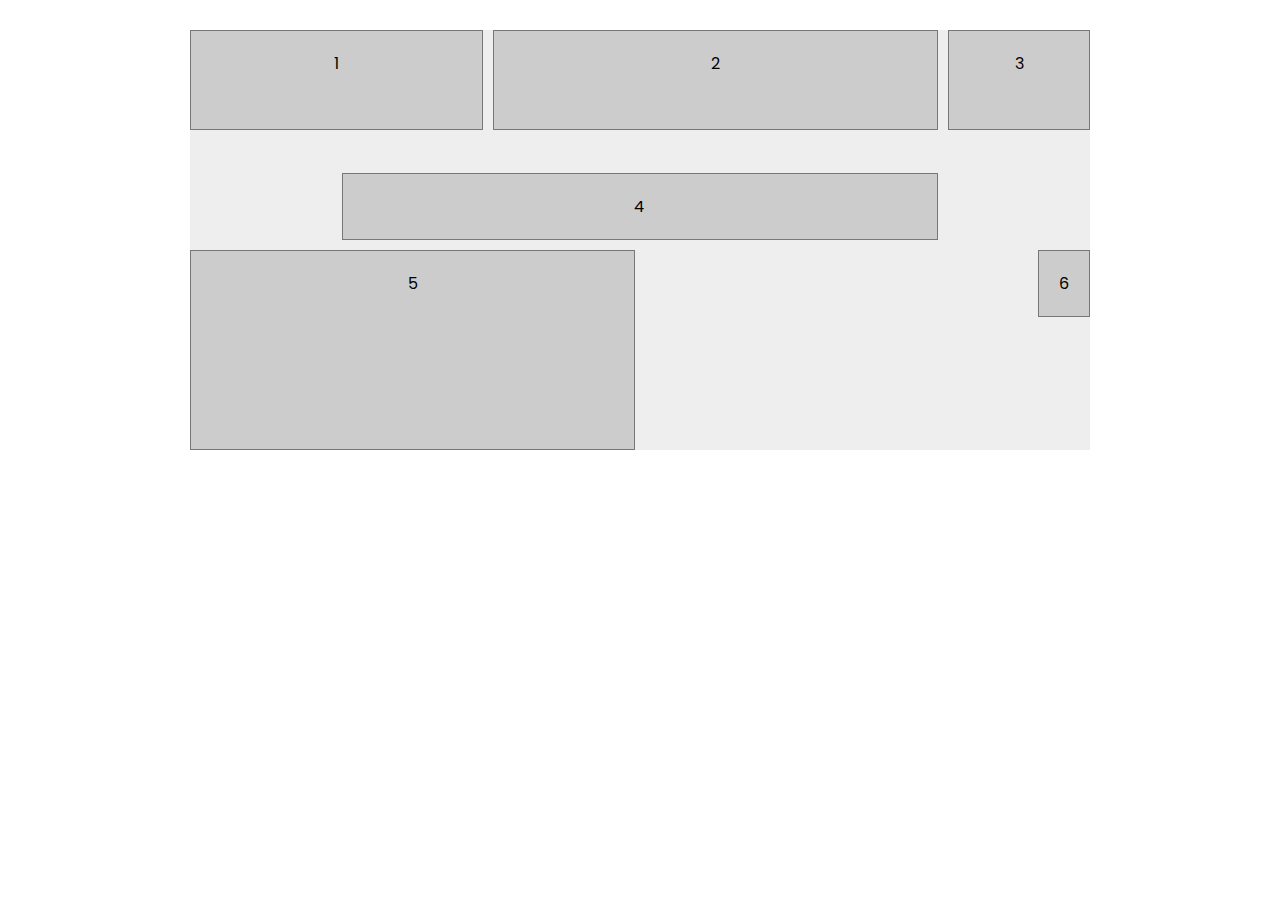
<file: 1 - basics/index.html>
<html lang="en">
<head>
  <meta charset="UTF-8">
  <meta http-equiv="X-UA-Compatible" content="IE=edge">
  <meta name="viewport" content="width=device-width, initial-scale=1.0">
  <title>Basics</title>
  <link rel="stylesheet" href="styles.css">
</head>
<body>
  <div class="grid-container">
    <div>1</div>
    <div>2</div>
    <div>3</div>
    <div>4</div>
    <div>5</div>
    <div>6</div>
  </div>
</body>
</html>
</file>
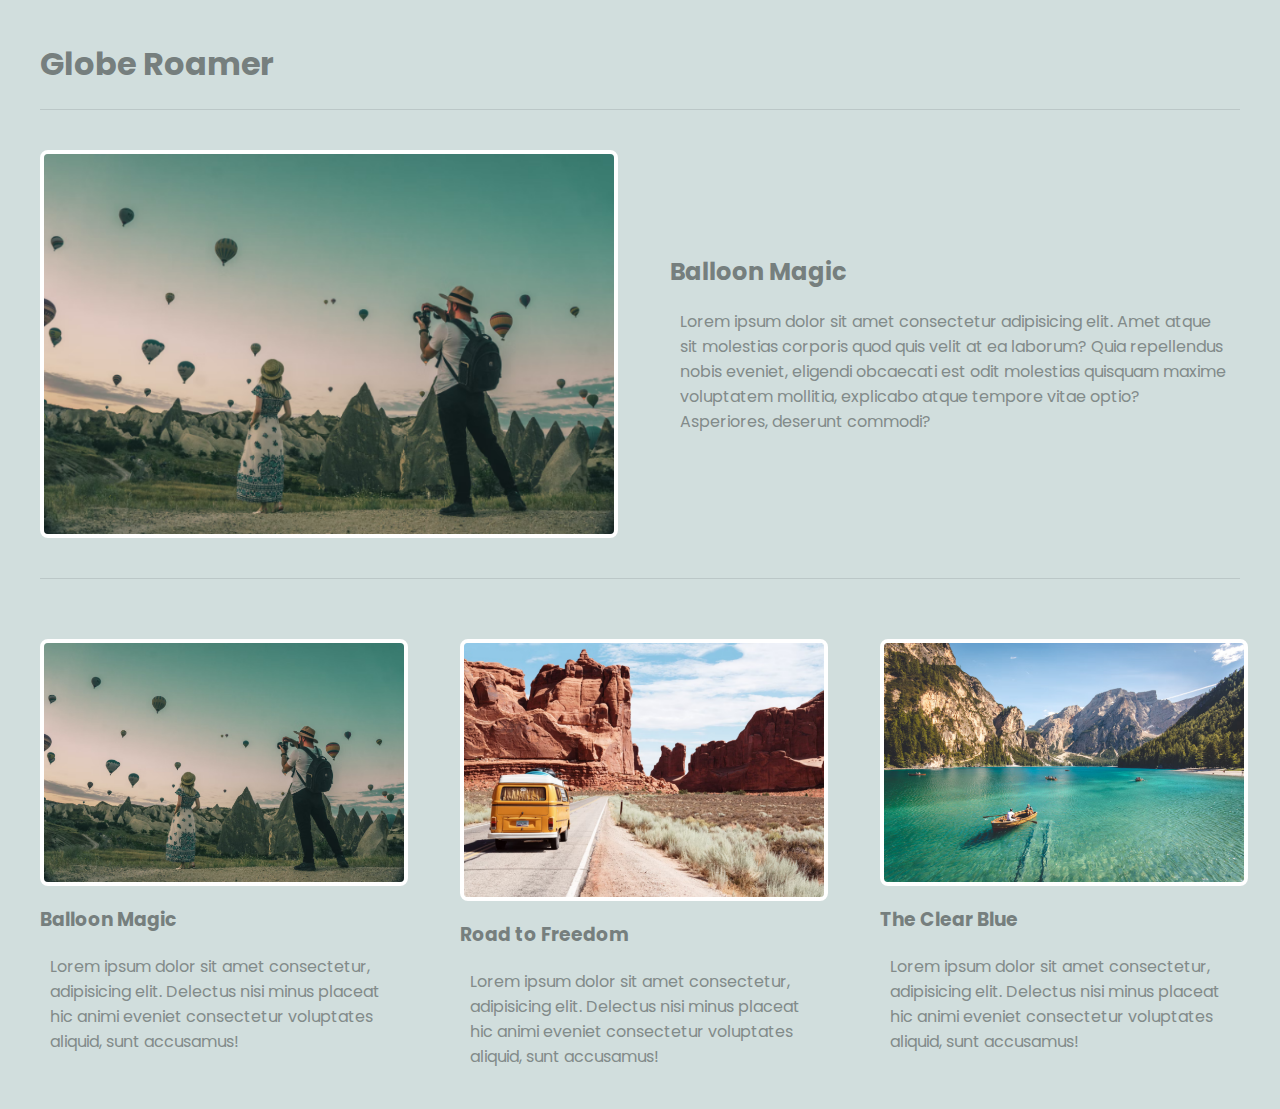
<file: 2 - multi-column/index.html>
<html lang="en">
<head>
  <meta charset="UTF-8">
  <meta http-equiv="X-UA-Compatible" content="IE=edge">
  <meta name="viewport" content="width=device-width, initial-scale=1.0">
  <link rel="stylesheet" href="styles.css">
  <title>Multi-Column Blog Layout</title>
</head>
<body>
  <header>
    <h1>Globe Roamer</h1>
  </header>
  <main class="grid-container">
    <article class="featured">
      <img src="img/1.png" alt="featured img">
      <div>
        <h2>Balloon Magic</h2>
        <p>Lorem ipsum dolor sit amet consectetur adipisicing elit. Amet atque sit molestias corporis quod quis velit at ea laborum? Quia repellendus nobis eveniet, eligendi obcaecati est odit molestias quisquam maxime voluptatem mollitia, explicabo atque tempore vitae optio? Asperiores, deserunt commodi?</p>
      </div>
    </article>
    <article>
      <img src="img/1.png" alt="article img">
      <div>
        <h3>Balloon Magic</h3>
        <p>Lorem ipsum dolor sit amet consectetur, adipisicing elit. Delectus nisi minus placeat hic animi eveniet consectetur voluptates aliquid, sunt accusamus!</p>
      </div>
    </article>
    <article>
      <img src="img/2.png" alt="article img">
      <div>
        <h3>Road to Freedom</h3>
        <p>Lorem ipsum dolor sit amet consectetur, adipisicing elit. Delectus nisi minus placeat hic animi eveniet consectetur voluptates aliquid, sunt accusamus!</p>
      </div>
    </article>
    <article>
      <img src="img/3.png" alt="article img">
      <div>
        <h3>The Clear Blue</h3>
        <p>Lorem ipsum dolor sit amet consectetur, adipisicing elit. Delectus nisi minus placeat hic animi eveniet consectetur voluptates aliquid, sunt accusamus!</p>
      </div>
    </article>
  </main>
</body>
</html>
</file>
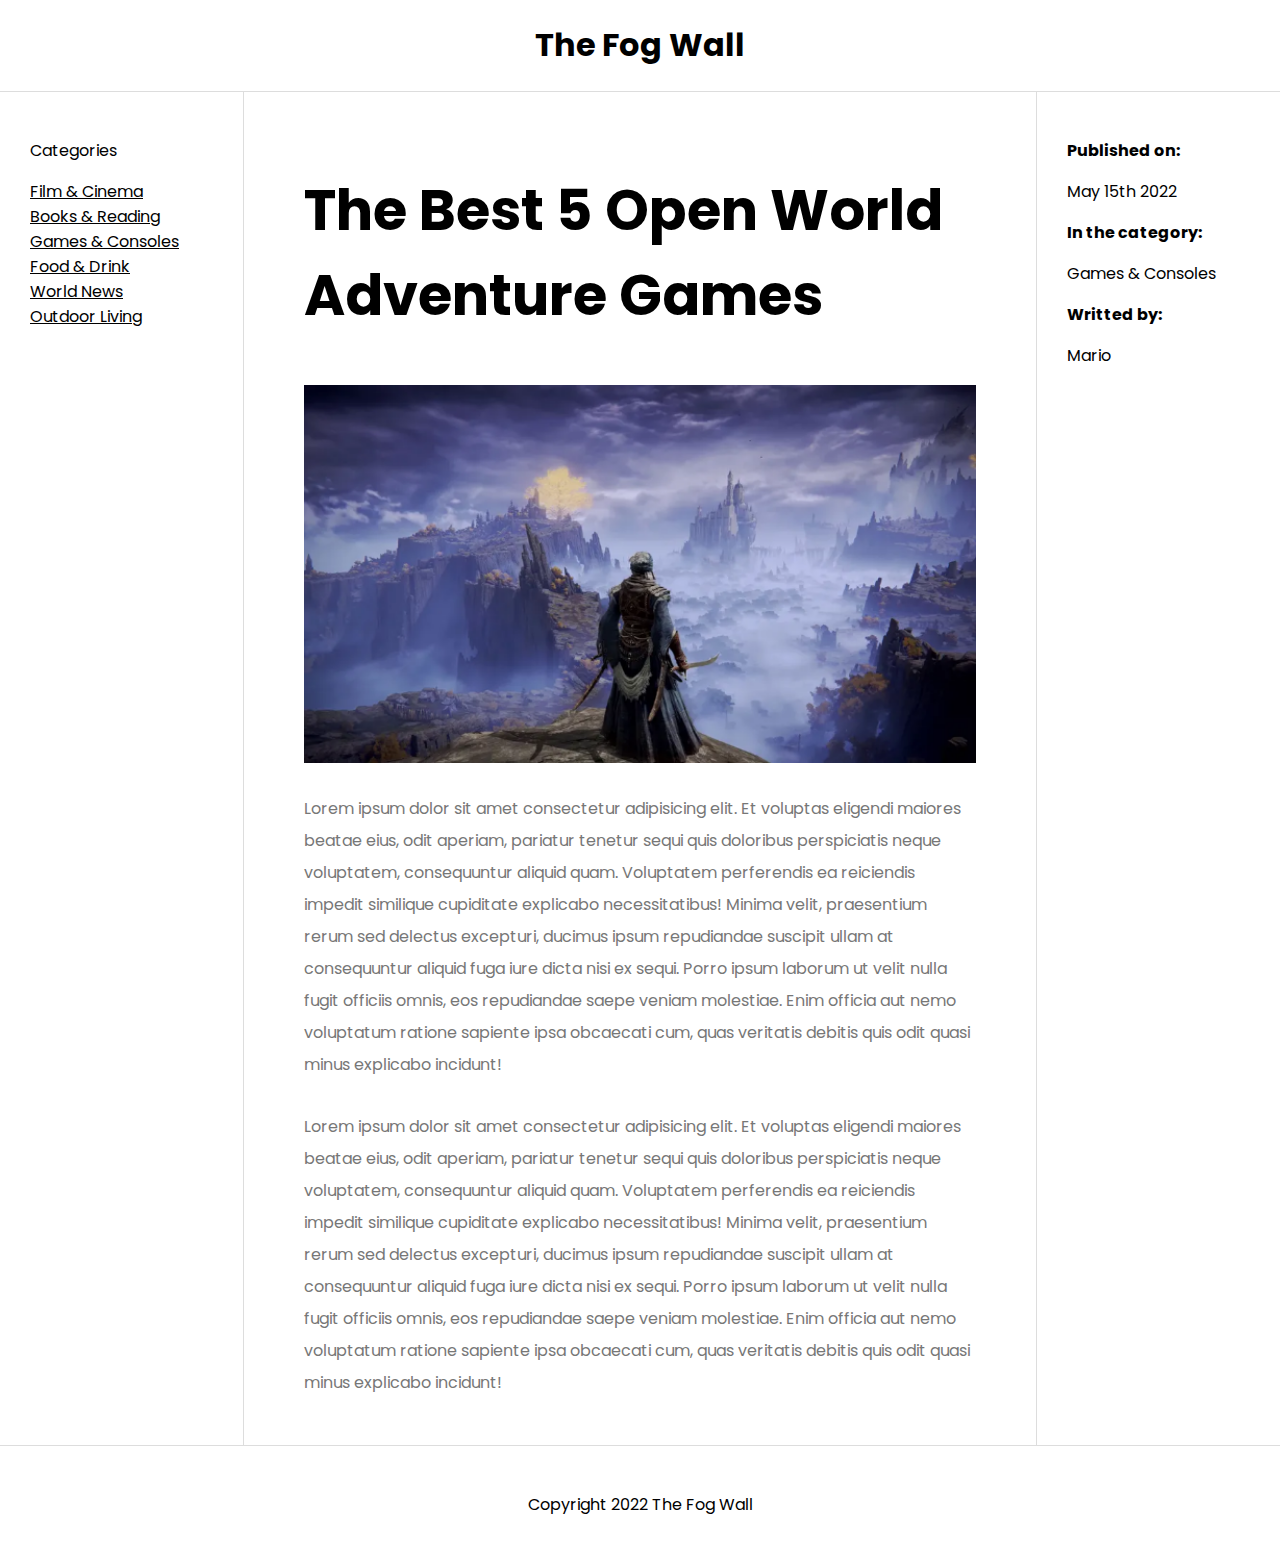
<file: 3 - holy-grail/index.html>
<html lang="en">
<head>
  <meta charset="UTF-8">
  <meta http-equiv="X-UA-Compatible" content="IE=edge">
  <meta name="viewport" content="width=device-width, initial-scale=1.0">
  <link rel="stylesheet" href="styles.css">
  <title>Holy Grail Layout</title>
</head>
<body>
  <div class="grid-container">
    <header>
      <h1>The Fog Wall</h1>
    </header>
    <nav>
      <p>Categories</p>
      <li>Film & Cinema</li>
      <li>Books & Reading</li>
      <li>Games & Consoles</li>
      <li>Food & Drink</li>
      <li>World News</li>
      <li>Outdoor Living</li>
    </nav>
    <article>
      <h2>The Best 5 Open World Adventure Games</h2>
      <img src="img/banner.png" alt="article banner">
      <p>Lorem ipsum dolor sit amet consectetur adipisicing elit. Et voluptas eligendi maiores beatae eius, odit aperiam, pariatur tenetur sequi quis doloribus perspiciatis neque voluptatem, consequuntur aliquid quam. Voluptatem perferendis ea reiciendis impedit similique cupiditate explicabo necessitatibus! Minima velit, praesentium rerum sed delectus excepturi, ducimus ipsum repudiandae suscipit ullam at consequuntur aliquid fuga iure dicta nisi ex sequi. Porro ipsum laborum ut velit nulla fugit officiis omnis, eos repudiandae saepe veniam molestiae. Enim officia aut nemo voluptatum ratione sapiente ipsa obcaecati cum, quas veritatis debitis quis odit quasi minus explicabo incidunt!</p>
      <p>Lorem ipsum dolor sit amet consectetur adipisicing elit. Et voluptas eligendi maiores beatae eius, odit aperiam, pariatur tenetur sequi quis doloribus perspiciatis neque voluptatem, consequuntur aliquid quam. Voluptatem perferendis ea reiciendis impedit similique cupiditate explicabo necessitatibus! Minima velit, praesentium rerum sed delectus excepturi, ducimus ipsum repudiandae suscipit ullam at consequuntur aliquid fuga iure dicta nisi ex sequi. Porro ipsum laborum ut velit nulla fugit officiis omnis, eos repudiandae saepe veniam molestiae. Enim officia aut nemo voluptatum ratione sapiente ipsa obcaecati cum, quas veritatis debitis quis odit quasi minus explicabo incidunt!</p>
    </article>
    <aside>
      <ul>
        <li>
          <p><strong>Published on:</strong></p>
          <p>May 15th 2022</p>
        </li>
        <li>
          <p><strong>In the category:</strong></p>
          <p>Games & Consoles</p>
        </li>
        <li>
          <p><strong>Writted by:</strong></p>
          <p>Mario</p>
        </li>
      </ul>
    </aside>
    <footer>
      <p>Copyright 2022 The Fog Wall</p>
    </footer>
  </div>
</body>
</html>
</file>
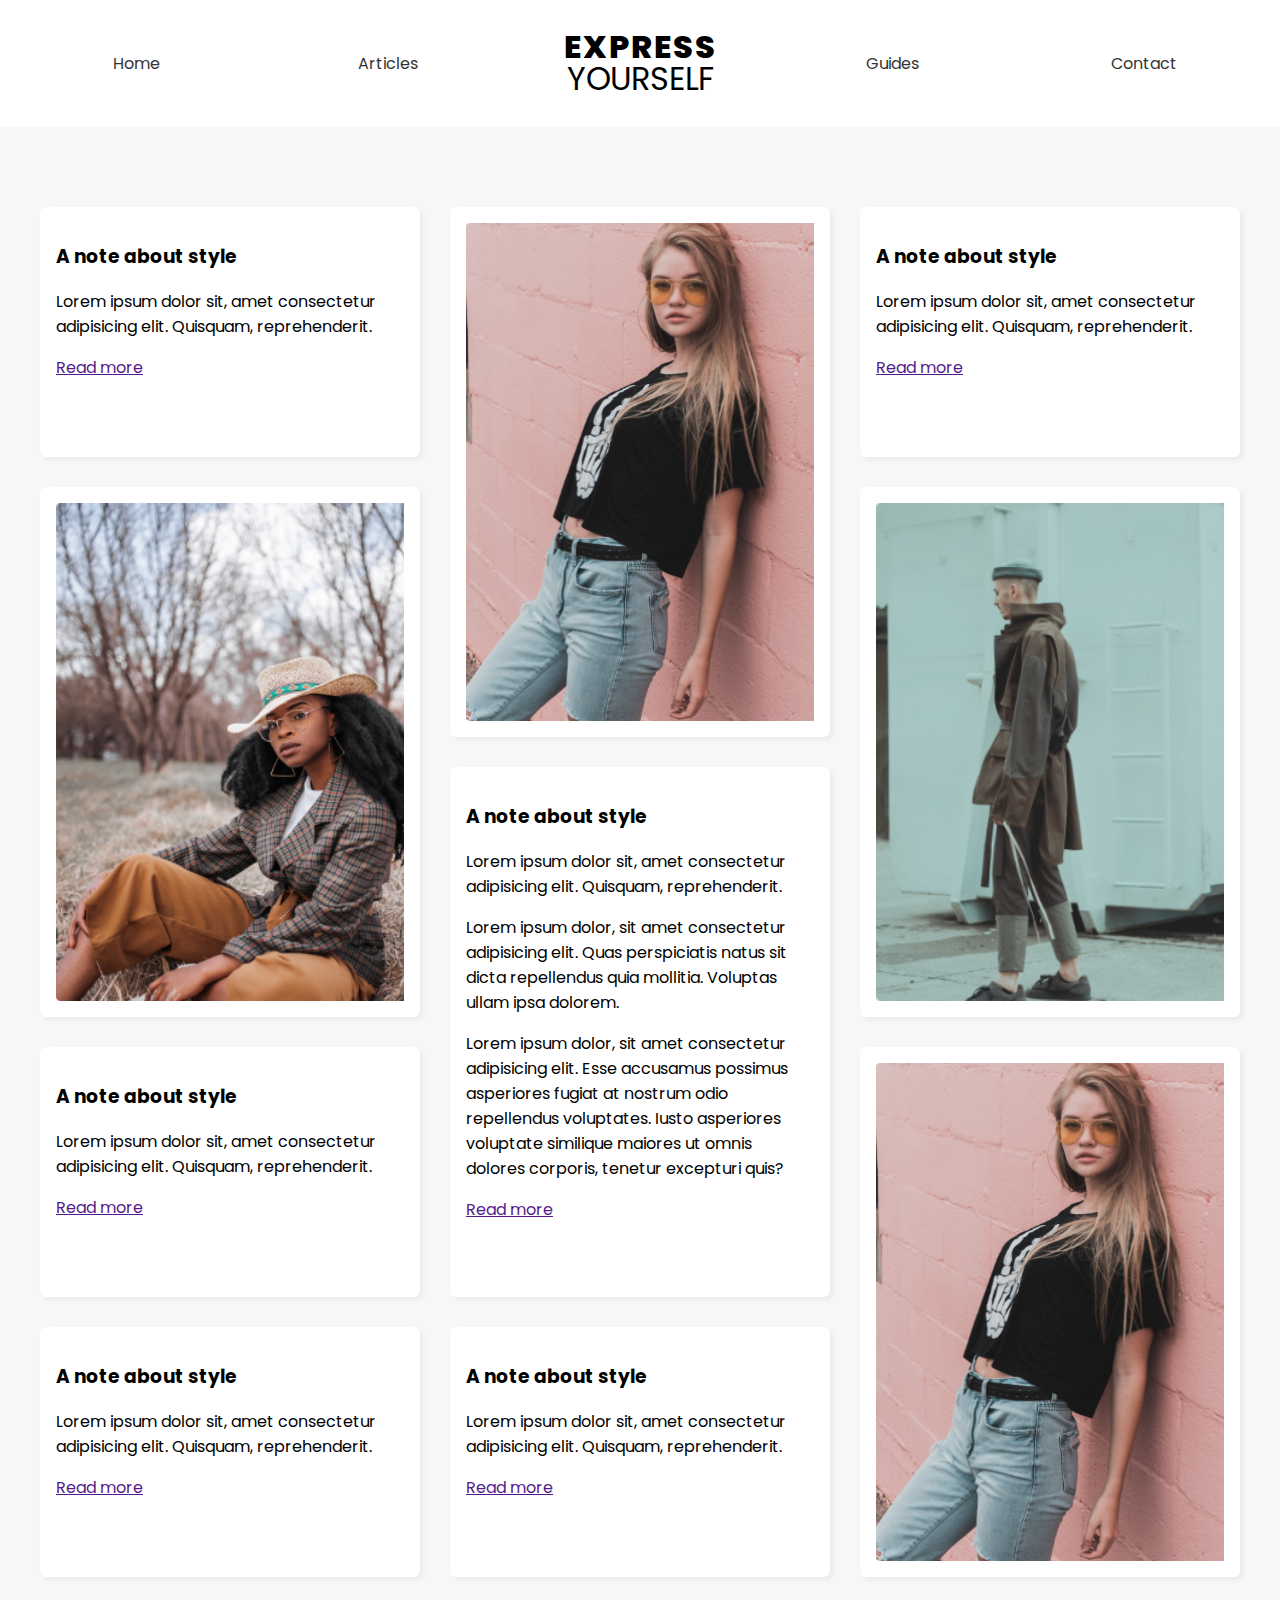
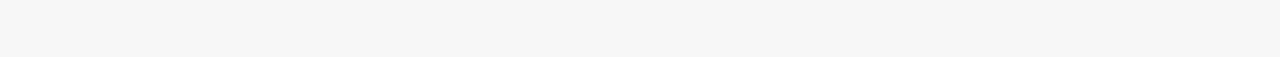
<file: 4 - masonry/index.html>
<html lang="en">
<head>
  <meta charset="UTF-8">
  <meta http-equiv="X-UA-Compatible" content="IE=edge">
  <meta name="viewport" content="width=device-width, initial-scale=1.0">
  <link rel="stylesheet" href="styles.css">
  <title>Masonry Style Layout</title>
</head>
<body>
  <header>
    <nav>
      <a href="/">Home</a>
      <a href="/">Articles</a>
      <h1>
        <div>Express</div>
        <div>Yourself</div>
      </h1>
      <a href="/">Guides</a>
      <a href="/">Contact</a>
    </nav>
  </header>
  <main>
    <div class="short">
      <h3>A note about style</h3>
      <p>Lorem ipsum dolor sit, amet consectetur adipisicing elit. Quisquam, reprehenderit.</p>
      <a href="">Read more</a>
    </div>
    <div class="tall">
      <img src="img/1.png" alt="model">
    </div>
    <div class="short">
      <h3>A note about style</h3>
      <p>Lorem ipsum dolor sit, amet consectetur adipisicing elit. Quisquam, reprehenderit.</p>
      <a href="">Read more</a>
    </div>
    <div class="tall">
      <img src="img/2.png" alt="model">
    </div>
    <div class="tall">
      <img src="img/3.png" alt="model">
    </div>
    <div class="tall">
      <h3>A note about style</h3>
      <p>Lorem ipsum dolor sit, amet consectetur adipisicing elit. Quisquam, reprehenderit.</p>
      <p>Lorem ipsum dolor, sit amet consectetur adipisicing elit. Quas perspiciatis natus sit dicta repellendus quia mollitia. Voluptas ullam ipsa dolorem.</p>
      <p>Lorem ipsum dolor, sit amet consectetur adipisicing elit. Esse accusamus possimus asperiores fugiat at nostrum odio repellendus voluptates. Iusto asperiores voluptate similique maiores ut omnis dolores corporis, tenetur excepturi quis?</p>
      <a href="">Read more</a>
    </div>
    <div class="short">
      <h3>A note about style</h3>
      <p>Lorem ipsum dolor sit, amet consectetur adipisicing elit. Quisquam, reprehenderit.</p>
      <a href="">Read more</a>
    </div>
    <div class="tall">
      <img src="img/1.png" alt="model">
    </div>
    <div class="short">
      <h3>A note about style</h3>
      <p>Lorem ipsum dolor sit, amet consectetur adipisicing elit. Quisquam, reprehenderit.</p>
      <a href="">Read more</a>
    </div>
    <div class="short">
      <h3>A note about style</h3>
      <p>Lorem ipsum dolor sit, amet consectetur adipisicing elit. Quisquam, reprehenderit.</p>
      <a href="">Read more</a>
    </div>
  </main>
</body>
</html>
</file>
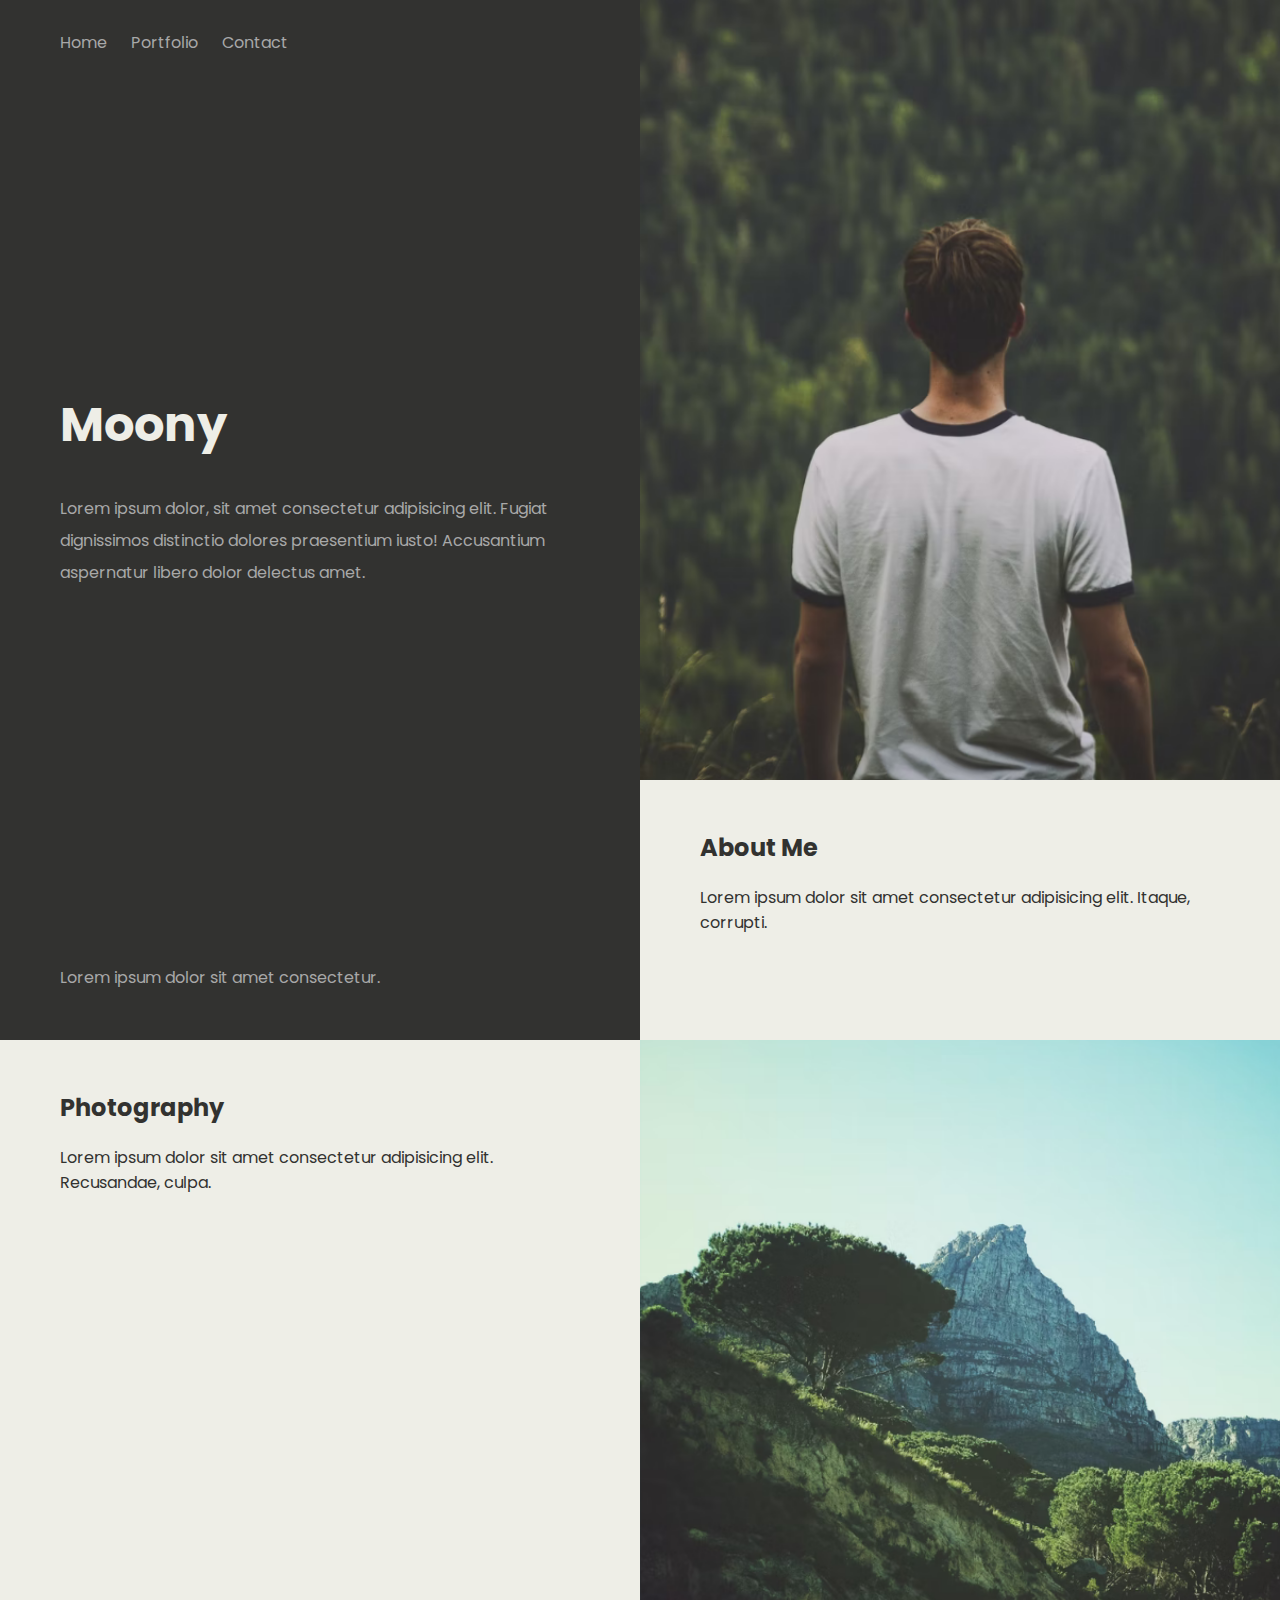
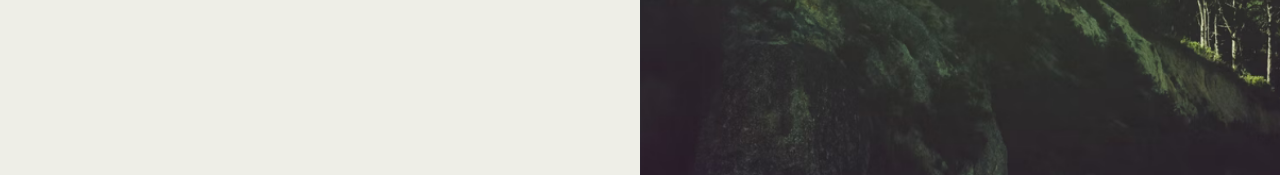
<file: 5 - portfolio/index.html>
<html lang="en">
<head>
  <meta charset="UTF-8">
  <meta http-equiv="X-UA-Compatible" content="IE=edge">
  <meta name="viewport" content="width=device-width, initial-scale=1.0">
  <title>Portfolio Full-Screen Layout</title>
  <link rel="stylesheet" href="styles.css">
</head>
<body>
  <main>
    <div class="panel welcome">
      <nav>
        <a href="">Home</a>
        <a href="">Portfolio</a>
        <a href="">Contact</a>
      </nav>
      <div>
        <h1>Moony</h1>
        <p>Lorem ipsum dolor, sit amet consectetur adipisicing elit. Fugiat dignissimos distinctio dolores praesentium iusto! Accusantium aspernatur libero dolor delectus amet.</p>
      </div>
      <footer>
        <p>Lorem ipsum dolor sit amet consectetur.</p>
      </footer>
    </div>
    <div class="panel about">
      <img src="img/1.png" alt="main pic">
      <div class="text">
        <h2>About Me</h2>
        <p>Lorem ipsum dolor sit amet consectetur adipisicing elit. Itaque, corrupti.</p>
      </div>
    </div>
    <div class="panel photos">
      <div class="text">
        <h2>Photography</h2>
        <p>Lorem ipsum dolor sit amet consectetur adipisicing elit. Recusandae, culpa.</p>
      </div>
      <img src="img/2.png" alt="landscape pic">
    </div>
  </main>
</body>
</html>
</file>
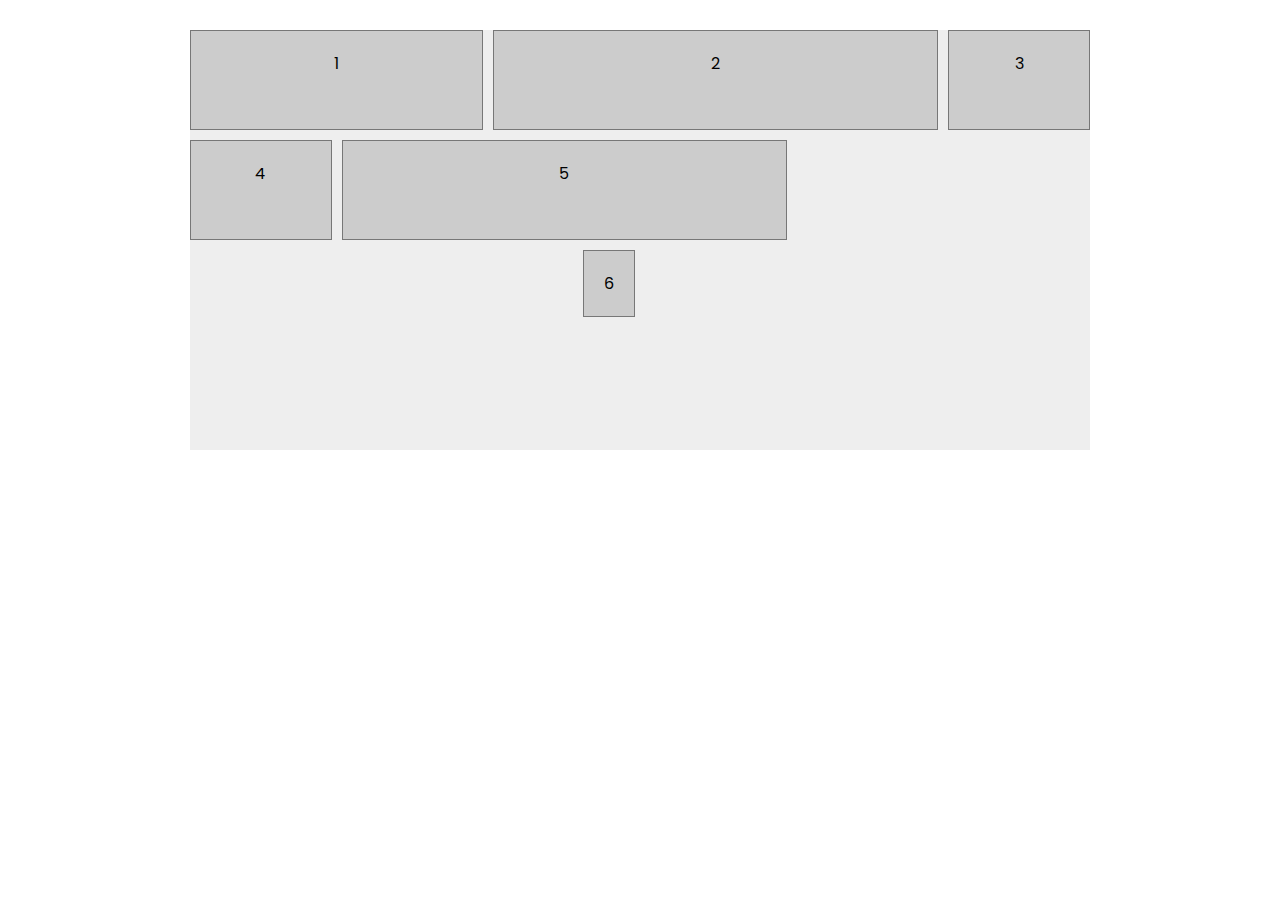
<file: basics/index.html>
<html lang="en">
<head>
  <meta charset="UTF-8">
  <meta http-equiv="X-UA-Compatible" content="IE=edge">
  <meta name="viewport" content="width=device-width, initial-scale=1.0">
  <title>Basics</title>
  <link rel="stylesheet" href="style.css">
</head>
<body>
  <div class="grid-container">
    <div>1</div>
    <div>2</div>
    <div>3</div>
    <div>4</div>
    <div>5</div>
    <div>6</div>
  </div>
</body>
</html>
</file>
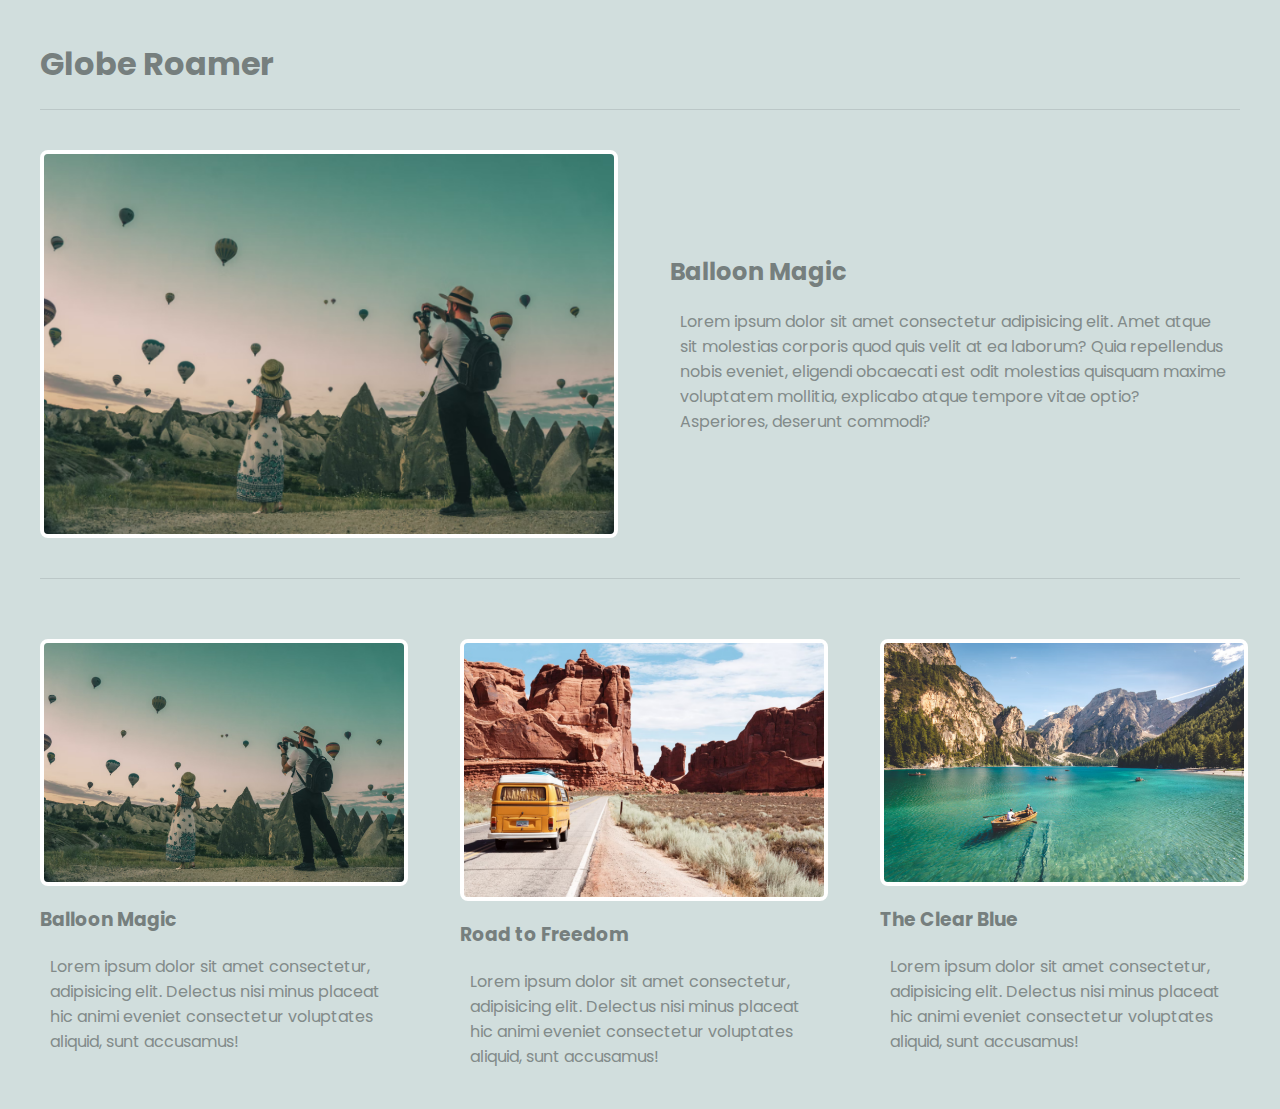
<file: multi-column/index.html>
<html lang="en">
<head>
  <meta charset="UTF-8">
  <meta http-equiv="X-UA-Compatible" content="IE=edge">
  <meta name="viewport" content="width=device-width, initial-scale=1.0">
  <link rel="stylesheet" href="style.css">
  <title>Multi-Column Blog Layout</title>
</head>
<body>
  <header>
    <h1>Globe Roamer</h1>
  </header>
  <main class="grid-container">
    <article class="featured">
      <img src="img/1.png" alt="featured img">
      <div>
        <h2>Balloon Magic</h2>
        <p>Lorem ipsum dolor sit amet consectetur adipisicing elit. Amet atque sit molestias corporis quod quis velit at ea laborum? Quia repellendus nobis eveniet, eligendi obcaecati est odit molestias quisquam maxime voluptatem mollitia, explicabo atque tempore vitae optio? Asperiores, deserunt commodi?</p>
      </div>
    </article>
    <article>
      <img src="img/1.png" alt="article img">
      <div>
        <h3>Balloon Magic</h3>
        <p>Lorem ipsum dolor sit amet consectetur, adipisicing elit. Delectus nisi minus placeat hic animi eveniet consectetur voluptates aliquid, sunt accusamus!</p>
      </div>
    </article>
    <article>
      <img src="img/2.png" alt="article img">
      <div>
        <h3>Road to Freedom</h3>
        <p>Lorem ipsum dolor sit amet consectetur, adipisicing elit. Delectus nisi minus placeat hic animi eveniet consectetur voluptates aliquid, sunt accusamus!</p>
      </div>
    </article>
    <article>
      <img src="img/3.png" alt="article img">
      <div>
        <h3>The Clear Blue</h3>
        <p>Lorem ipsum dolor sit amet consectetur, adipisicing elit. Delectus nisi minus placeat hic animi eveniet consectetur voluptates aliquid, sunt accusamus!</p>
      </div>
    </article>
  </main>
</body>
</html>
</file>
<file: 1 - basics/styles.css>
@import url('https://fonts.googleapis.com/css2?family=Poppins:wght@200;400;500;600;800&family=VT323&display=swap');

body {
  margin: 30px;
  font-family: "Poppins";
}

.grid-container {
  background: #eee;
  max-width: 900px;
  margin: 0 auto;
  display: grid;
  /* grid-template-columns: 300px 300px 300px; */
  grid-template-columns: repeat(6, 1fr);
  grid-template-rows: 100px 100px 200px;
  grid-gap: 10px;
  justify-items: stretch; /* default is stretch */
  align-items: stretch; /* default is stretch */
}
.grid-container > div {
  background: #ccc;
  text-align: center;
  padding: 20px;
  border: 1px solid #777;
}
.grid-container > div:nth-child(1) {
  grid-column: 1 / span 2;
}
.grid-container > div:nth-child(2) {
  grid-column: span 3;
}
.grid-container > div:nth-child(3) {
  /* grid-column: span 1; */ /* auto spans 1 without declaring it */
}
.grid-container > div:nth-child(4) {
  grid-column: 2 / 6;
  align-self: end;
}
.grid-container > div:nth-child(5) {
  grid-column: span 3;
}
.grid-container > div:nth-child(6) {
  grid-column: span 3;
  justify-self: end;
  align-self: start;
}
</file>
<file: 2 - multi-column/styles.css>
@import url('https://fonts.googleapis.com/css2?family=Poppins:wght@200;400;500;600;800&family=VT323&display=swap');

body {
  margin: 20px;
  font-family: "Poppins";
  background: #d1dedd;
}
ul, li {
  padding: 0;
  list-style-type: none;
}
h1,h2,h3 {
  color: #767f7e;
}
p {
  color: #828b8a;
}

header {
  max-width: 1200px;
  margin: 40px auto;
  border-bottom: 1px solid #bbc7c7;
}
.grid-container {
  display: grid;
  grid-template-columns: 1fr 1fr 1fr;
  gap: 60px;
  max-width: 1200px;
  margin: 20px auto;
}
article.featured {
  grid-column: span 3;
  display: grid;
  grid-template-columns: 1fr 1fr;
  gap: 60px;
  align-items: center;
  border-bottom: 1px solid #bbc7c7;
  padding-bottom: 40px;
}
article img, article.featured img {
  width: 100%;
  border: 4px solid #fff;
  border-radius: 8px;
}
article p, .article h3 {
  margin: 20px 10px;
}

/* responsive */
@media screen and (max-width: 980px) {
  article {
    grid-column: span 3;
    display: grid;
    grid-template-columns: 1fr 1fr;
    gap: 60px;
    align-items: center;
  }
}

@media screen and (max-width: 760px) {
  article, article.featured {
    display: block;
    margin: 0 20px;
  }
}
</file>
<file: 3 - holy-grail/styles.css>
@import url('https://fonts.googleapis.com/css2?family=Poppins:wght@200;400;500;600;800&family=VT323&display=swap');

body {
  margin: 0;
  font-family: "Poppins";
}
ul, li {
  padding: 0;
  list-style-type: none;
}

.grid-container {
  display: grid;
  grid-template-columns: 1fr 3fr 1fr;
  column-gap: 30px;
}
header {
  grid-column: span 3;
  text-align: center;
  border-bottom: 1px solid #ddd;
}
nav {
  padding: 30px;
  border-right: 1px solid #ddd;
}
nav li {
  text-decoration: underline;
}
article {
  padding: 30px;
}
article h2 {
  font-size: 3.5em;
  max-width: 800px;
}
article img {
  width: 100%;
}
article p {
  margin-top: 30px;
  line-height: 2em;
  color: #777;
}
aside {
  padding: 30px;
  border-left: 1px solid #ddd;
}
footer {
  grid-column: span 3;
  text-align: center;
  border-top: 1px solid #ddd;
  padding: 30px;
}

/* responsive */
@media screen and (max-width: 1200px) {
  nav {
    grid-column: span 3;
    border-right: 0;
    border-bottom: 1px solid #ddd;
  }
  nav li {
    display: inline-block;
    margin-right: 10px;
  }
  article {
    grid-column: span 2;
  }
  aside {
    padding: 16px;
  }
}

@media screen and (max-width: 980px) {
  nav, article, aside {
    grid-column: span 3;
  }
  aside {
    border-left: 0;
    border-top: 1px solid #ddd;
  }
  article h2 {
    font-size: 2.5em;
  }
}
</file>
<file: 4 - masonry/styles.css>
@import url('https://fonts.googleapis.com/css2?family=Poppins:wght@200;400;500;600;800&family=VT323&display=swap');

body {
  margin: 0;
  font-family: "Poppins";
  background: #f7f7f7;
}

header {
  background: #fff;
  padding: 10px;
}
nav {
  max-width: 1400px;
  margin: 0 auto;
  display: grid;
  grid-template-columns: repeat(5, 1fr);
  align-items: center;
  text-align: center;
}
nav a {
  text-decoration: none;
  color: #333;
}
nav h1 {
  text-transform: uppercase;
  line-height: 1em;
}
nav h1 div:first-child {
  font-weight: 800;
  letter-spacing: 1.5px;
}
nav h1 div:last-child {
  font-weight: 400;
}
main {
  max-width: 1200px;
  margin: 60px auto;
  padding: 20px;
  display: grid;
  grid-template-columns: 1fr 1fr 1fr;
  grid-auto-rows: 250px;
  gap: 30px;
}
main div {
  overflow: hidden;
  background: #fff;
  border-radius: 6px;
  border: 16px solid #fff;
  box-shadow: 3px 3px 5px rgba(0,0,0,0.05);
}
main img {
  min-width: 100%;
  height: 100%;
}
main .short {
  grid-row: span 1;
}
main .tall {
  grid-row: span 2;
}

@media screen and (max-width: 960px) {
  main {
    grid-template-columns: 1fr 1fr;
  }
}

@media screen and (max-width: 620px) {
  main {
    grid-template-columns: 1fr;
    max-width: 400px;
    margin-top: 20px;
  }
  nav {
    grid-template-columns: repeat(4, 1fr);
  }
  nav h1{
    grid-column: 1 / span 4;
    grid-row: 1;
  }  
}
</file>
<file: 5 - portfolio/styles.css>
@import url('https://fonts.googleapis.com/css2?family=Poppins:wght@200;400;500;600;800&family=VT323&display=swap');

body {
  margin: 0;
  font-family: "Poppins";
}

main {
  display: grid;
  grid-template-columns: 1.2fr 1fr 1fr;
  min-height: 100%;
}
.panel {
  display: grid;
  grid-template-columns: 1fr;
}
.panel .text {
  background: #eeeee7;
  color: #323230;
  padding: 30px 60px;
}

/* welcome panel */
.panel.welcome {
  background: #323230;
  padding: 30px 60px;
  grid-auto-rows: 1fr;
}
.panel.welcome nav a {
  color: #a8a8a8;
  text-decoration: none;
  margin-right: 20px;
}
.panel.welcome p {
  color: #a8a8a8;
  max-width: 540px;
  line-height: 2em;
}
.panel.welcome h1 {
  color: #eeeee7;
  font-size: 3em;
}
.panel.welcome footer {
  align-self: end;
}

/* about panel */
.panel.about {
  grid-template-rows: 3fr 1fr;
  overflow: hidden;
}
.panel.about img {
  min-height: 100%;
  min-width: 100%;
}

/* photos panel */
.panel.photos {
  grid-template-rows: 1fr 3fr;
  overflow: hidden;
}
.panel.photos img {
  min-height: 100%;
  min-width: 100%;
}

@media screen and (max-width: 1400px) {
  main {
    grid-template-columns: 1fr 1fr;
  }
  .panel.photos {
    grid-column: span 2;
    grid-template-columns: 1fr 1fr;
    grid-template-rows: 1fr;
  }
}
@media screen and (max-width: 960px) {
  main {
    grid-template-columns: 1fr;
    grid-template-rows: 500px 400px 400px;
  }
  .panel.about {
    grid-column: span 2;
    grid-template-columns: 1fr 1fr;
    grid-template-rows: 1fr;
  }
  .panel img {
    width: 100%;
  }
}
@media screen and (max-width: 680px) {
  main {
    grid-template-rows: 700px 600px 600px;
  }
  .panel.about, .panel.photos {
    grid-column: span 1;
    grid-template-columns: 1fr;
    grid-template-rows: 1fr 1fr;
    border-bottom: 1px solid #dcdcd0;
  }
  
  .panel img {
    width: 100%;
  }
}
</file>
<file: basics/style.css>
@import url('https://fonts.googleapis.com/css2?family=Poppins:wght@200;400;500;600;800&family=VT323&display=swap');

body {
  margin: 30px;
  font-family: "Poppins";
}

.grid-container {
  background: #eee;
  max-width: 900px;
  margin: 0 auto;
  display: grid;
  /* grid-template-columns: 300px 300px 300px; */
  grid-template-columns: repeat(6, 1fr);
  grid-template-rows: 100px 100px 200px;
  grid-gap: 10px;
  justify-items: stretch; /* default is stretch */
  align-items: stretch; /* default is stretch */
}
.grid-container > div {
  background: #ccc;
  text-align: center;
  padding: 20px;
  border: 1px solid #777;
}
.grid-container > div:nth-child(1) {
  grid-column: 1 / span 2;
}
.grid-container > div:nth-child(2) {
  grid-column: span 3;
}
/* .grid-container > div:nth-child(3) {
  /* grid-column: span 1; */ /* auto spans 1 without declaring it */
*/
.grid-container > div:nth-child(4) {
  grid-column: 2 / 6;
  align-self: end;
}
.grid-container > div:nth-child(5) {
  grid-column: span 3;
}
.grid-container > div:nth-child(6) {
  grid-column: span 3;
  justify-self: end;
  align-self: start;
}
</file>
<file: multi-column/style.css>
@import url('https://fonts.googleapis.com/css2?family=Poppins:wght@200;400;500;600;800&family=VT323&display=swap');

body {
  margin: 20px;
  font-family: "Poppins";
  background: #d1dedd;
}
ul, li {
  padding: 0;
  list-style-type: none;
}
h1,h2,h3 {
  color: #767f7e;
}
p {
  color: #828b8a;
}

header {
  max-width: 1200px;
  margin: 40px auto;
  border-bottom: 1px solid #bbc7c7;
}
.grid-container {
  display: grid;
  grid-template-columns: 1fr 1fr 1fr;
  gap: 60px;
  max-width: 1200px;
  margin: 20px auto;
}
article.featured {
  grid-column: span 3;
  display: grid;
  grid-template-columns: 1fr 1fr;
  gap: 60px;
  align-items: center;
  border-bottom: 1px solid #bbc7c7;
  padding-bottom: 40px;
}
article img, article.featured img {
  width: 100%;
  border: 4px solid #fff;
  border-radius: 8px;
}
article p, .article h3 {
  margin: 20px 10px;
}

/* responsive */
@media screen and (max-width: 980px) {
  article {
    grid-column: span 3;
    display: grid;
    grid-template-columns: 1fr 1fr;
    gap: 60px;
    align-items: center;
  }
}

@media screen and (max-width: 760px) {
  article, article.featured {
    display: block;
    margin: 0 20px;
  }
}
</file>
